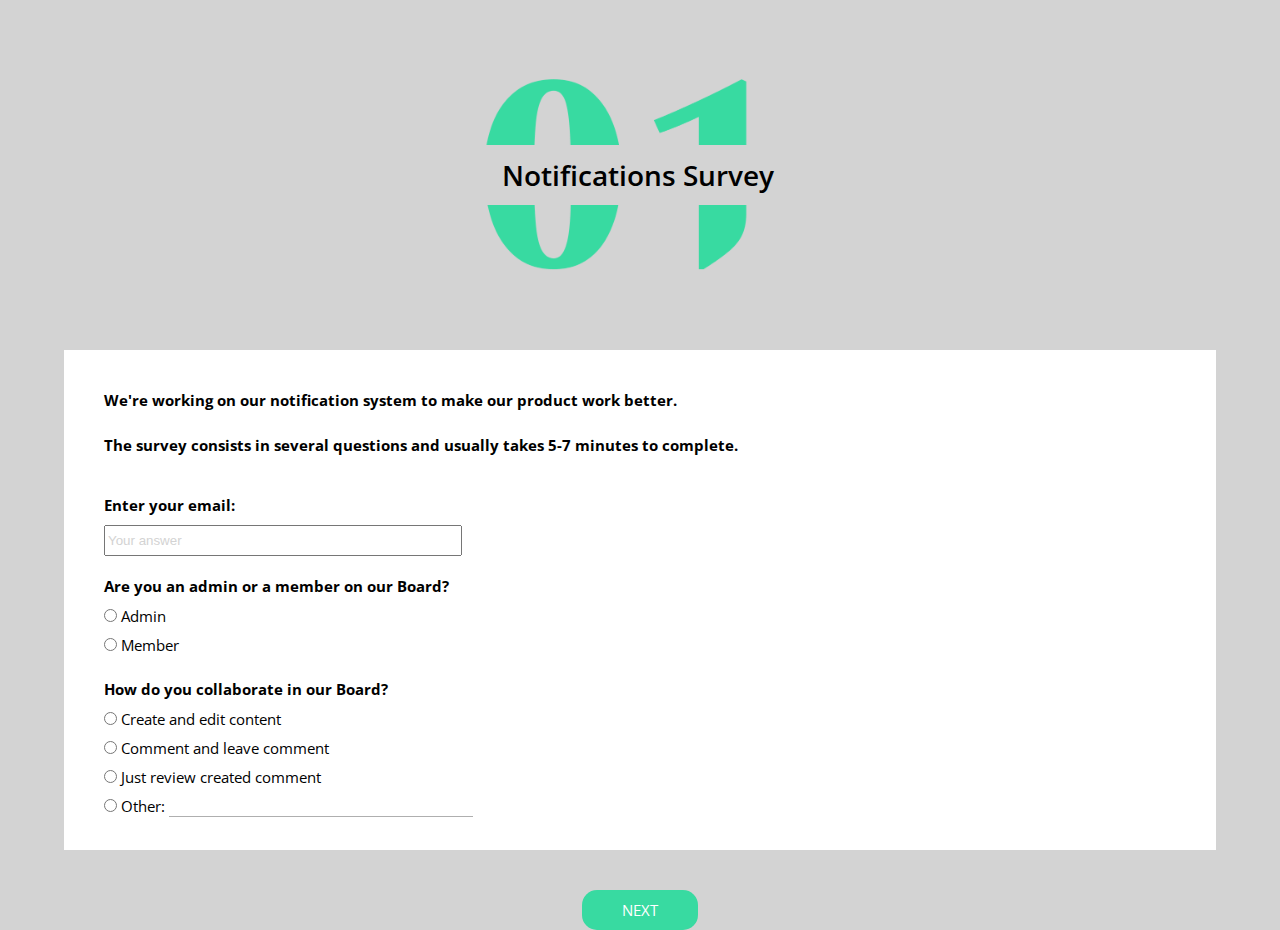
<file: index.html>
<!DOCTYPE html>
<html lang="en">
<head>
    <meta charset="UTF-8">
    <meta name="description" content="I made this page to learn">
    <meta name="keywords" content="html5, learn code, page">
    <meta name="author" content="Miruna Arcaleanu">
    <meta name="viewport" content="width=device-width, initial-scale=1.0">
    
    <title>My Third Layout-Survey</title>

    <link rel="stylesheet" type="text/css" href="resources/main.css" />
    <link rel="preconnect" href="https://fonts.gstatic.com">
    <link href="https://fonts.googleapis.com/css2?family=Open+Sans:wght@300;400&display=swap" rel="stylesheet">

</head>
<body >
    <div class="wrapper">
        <header>
            <div class="header-image-container">
                <img src="assets/step-1.png" alt="header-image">
            </div>
            <div class="title">Notifications Survey</div>
        </header>

        <form action="" method="get">
            <div class="form-container">
                <div class="content">
                    <div class="info">
                        <div class="text">We're working on our notification system to make our product work better.</div>
                        <div class="text">The survey consists in several questions and usually takes 5-7 minutes to complete.</div>
                    </div>

                    <div class="survey">
                        <label for="emailInput" class="text" >Enter your email:</label><br>
                        <input required  type="email" id="emailInput" placeholder="Your answer" />

                        <div class="text">Are you an admin or a member on our Board?</div>
                        <div class="category">
                            <input type="radio" id="admin" name="category" value="admin">
                            <label for="admin">Admin</label>
                        </div>
                        <div class="category">
                            <input type="radio" id="member" name="category" value="member">
                            <label for="member">Member</label>
                        </div>

                        <div class="text">How do you collaborate in our Board?</div>
                        <div class="category">
                            <input type="radio" id="create" name="category-2" value="create">
                            <label for="create">Create and edit content</label>
                        </div>
                        <div class="category">
                            <input type="radio" id="comment" name="category-2" value="comment">
                            <label for="comment">Comment and leave comment</label>
                        </div>
                        <div class="category">
                            <input type="radio" id="review" name="category-2" value="review">
                            <label for="review">Just review created comment</label>
                        </div>
                        <div class="category">
                            <input type="radio" id="other" name="category-2" value="other">
                            <label for="other">Other:</label>
                            <input type="text" required  id="other-input">
                        </div>
                    </div>

                </div>
            </div>

            <div class="next-button">
                <a href="step2.html" title="Step-2" class="button next" >NEXT</a>
            </div>
            
        </form>
    </div>
    
</body>
</html>
</file>
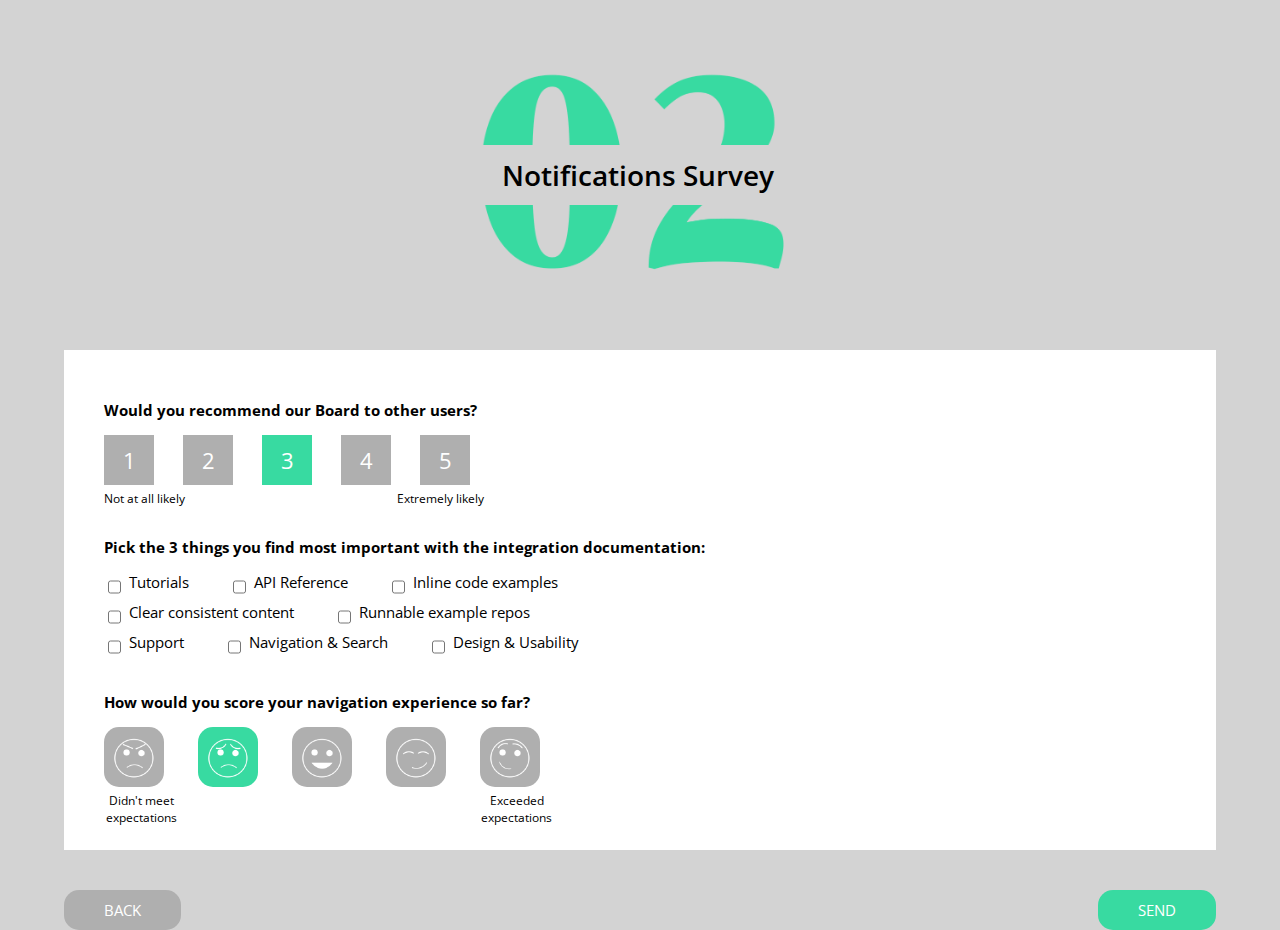
<file: step2.html>
<!DOCTYPE html>
<html lang="en">
<head>
    <meta charset="UTF-8">
    <meta name="description" content="I made this page to learn">
    <meta name="keywords" content="html5, learn code, page">
    <meta name="author" content="Miruna Arcaleanu">
    <meta name="viewport" content="width=device-width, initial-scale=1.0">
    
    <title>Survey-Step2</title>

    <link rel="stylesheet" type="text/css" href="resources/main.css" />
    <link rel="preconnect" href="https://fonts.gstatic.com">
    <link href="https://fonts.googleapis.com/css2?family=Open+Sans:wght@300;400&display=swap" rel="stylesheet">

</head>
<body page="step2">
    <div class="wrapper">
        <header>
            <div class="header-image-container">
                <img src="assets/step-2.png" alt="header-image">
            </div>
            <div class="title">Notifications Survey</div>
        </header>

        <form action="" method="get">
            <div class="form-container">

                <div class="content">
                    <div class="text">Would you recommend our Board to other users?</div>
                    <div class="first-question">
                        <span>1</span>
                        <span>2</span>
                        <span>3</span>
                        <span>4</span>
                        <span>5</span>
                        <div class="rating">
                            <div >Not at all likely</div>
                            <div >Extremely likely</div>
                        </div>
                    </div>

                    <div class="text">Pick the 3 things you find most important with the integration documentation:</div>
                        <div class="options">
                            <div class="row">
                                <input type="checkbox" id="tutorials" name="documentation" value="Tutorials">
                                <label for="tutorials">Tutorials</label><br>
                                <input type="checkbox" id="api" name="documentation" value="Api">
                                <label for="api">API Reference</label><br>
                                <input type="checkbox" id="examples" name="documentation" value="examples">
                                <label for="examples">Inline code examples</label><br>
                            </div>
                            <div class="row">
                                <input type="checkbox" id="content" name="documentation" value="content">
                                <label for="content">Clear consistent content</label><br>
                                <input type="checkbox" id="repos" name="documentation" value="repos">
                                <label for="repos">Runnable example repos</label>
                            </div>
                            <div class="row">
                                <input type="checkbox" id="support" name="documentation" value="support">
                                <label for="support">Support</label><br>
                                <input type="checkbox" id="navigation" name="documentation" value="navigation">
                                <label for="Navigation">Navigation & Search</label><br>
                                <input type="checkbox" id="design" name="documentation" value="design">
                                <label for="design">Design & Usability</label>   
                            </div>
                        </div>

                    <div class="text">How would you score your navigation experience so far?</div>
                    <div class="third-question">
                        <span>
                            <img src="assets/expectations-level-1.png" alt="level1">
                        </span>
                        <span>
                            <img src="assets/expectations-level-2.png" alt="level2">
                        </span>
                        <span>
                            <img src="assets/expectations-level-3.png" alt="level3">
                        </span>
                        <span>
                            <img src="assets/expectations-level-4.png" alt="level4">
                        </span>
                        <span>
                            <img src="assets/expectations-level-5.png" alt="level5">
                        </span>
                        <div class="rating expectations">
                            <div class="expect" >Didn't meet expectations</div>
                            <div class="expect" >Exceeded expectations</div>
                        </div>
                    </div>


                </div>
            </div>

            <div class="buttons">
                <a href="index.html" title="Step-1" class="button back" >BACK</a>
                <input type="submit" id="submit" class="button submit" value="SEND">
            </div>
            
        </form>

    </div>
    
</body>
</html>
</file>
<file: resources/main.css>
body, html {
    margin: 0;
    padding: 0;
    height: 100%;
    width: 100%;
    box-sizing: border-box;
}

.wrapper{
    background-color: lightgray;
    background-position:center;
    background-attachment: fixed;
    background-size: cover;
    min-height: 100%;
}

header{
    height: 350px;
    position: relative;
}

.header-image-container{
    height: 230px;
    position: absolute;
    top: 50%;
    left: 50%;
    transform: translate(-50%, -50%)
}

.header-image-container img{
    height: 100%;
    width: auto;
}

.title{
    position: absolute;
    background-color: lightgray;
    font-family: 'Open Sans', sans-serif;
    font-size: 28px;
    font-weight: 600;
    top: 50%;
    left: 48%;
    transform: translate(-50%, -50%);
    width: 320px;
    line-height: 60px;
    text-align: right;
}

.form-container{
    background-color: white;
    width: 90%;
    height: 500px;
    margin: 0 auto;
}

.content {
    display: flex;
    flex-direction: column;
    padding: 20px 40px;
}

.survey{
    padding-top:35px ;
}

.text{
    padding-top: 20px;
    padding-bottom: 5px;
    font-family:'Open Sans', Georgia, sans-serif;
    font-size: 15px;
    font-weight: bold;
}

label{
    font-family:'Open Sans', Georgia, sans-serif;
    font-size: 15px;
}

#emailInput{
    width: 350px;
    height: 25px;
    margin-top: 10px;
}

input::-webkit-input-placeholder { /* Chrome/Opera/Safari */
    color: lightgray;
  }

#other-input{
    border: none;
    border-bottom: 1px solid #afafaf;
    width: 300px;
}

input[name~="category"]{
    margin: 8px 0px;
}

input[name~="category-2"]{
    margin: 8px 0px;
}

.next-button{
   display: flex;
   justify-content: center;
}

.button{
    text-decoration: none;
    color:white;
    background-color:#38daa1;
    border-radius: 15px;
    font-size: 15px;
    font-family:'Open Sans', Georgia, sans-serif;
    padding: 10px 40px;
    border: none;
    margin-top: 40px;
}

[page="step2"] .text{
   padding-top: 30px;
   padding-bottom: 15px;
}

.first-question span{
    display: inline-block;
    width: 50px;
    height: 50px;
    margin-right: 25px;
    font-family:'Open Sans', Georgia, sans-serif;
    background-color:#afafaf;
    text-align: center;
    color: white;
    font-size: 22px;
    line-height: 50px;
}

.first-question span:nth-child(3){
    background-color:#38daa1;
}

.rating{
    width: 380px;
    padding-top: 5px;
    display: flex;
    justify-content: space-between;
    font-family:'Open Sans', Georgia, sans-serif;
    font-size: 12px;
}

.options{
    width: 600px;
    display: flex;
    flex-wrap: wrap;
}

.options label{
    padding: 0px 40px 10px 5px;
}

.row{
    display: flex;
}

.third-question span{
    display: inline-block;
    width: 60px;
    height: 60px;
    margin-right: 30px;
    background-color: #afafaf;
    text-align: center;
    border-radius: 15px;
}

.third-question span:nth-child(2){
    background-color:#38daa1;
}

span img{
    width: auto;
    height: 70%;
    padding-top: 10px;
}

.expect{
    width: 75px;
    text-align:center;
}

.expectations{
    width: 450px;
    padding-top: 5px;
}

.back{
    background-color: #afafaf;
}

.buttons{
    display: flex;
    width: 90%;
    margin: 0 auto;
    justify-content: space-between;
}

span:hover{
    background-color:#38daa1;
}
</file>
